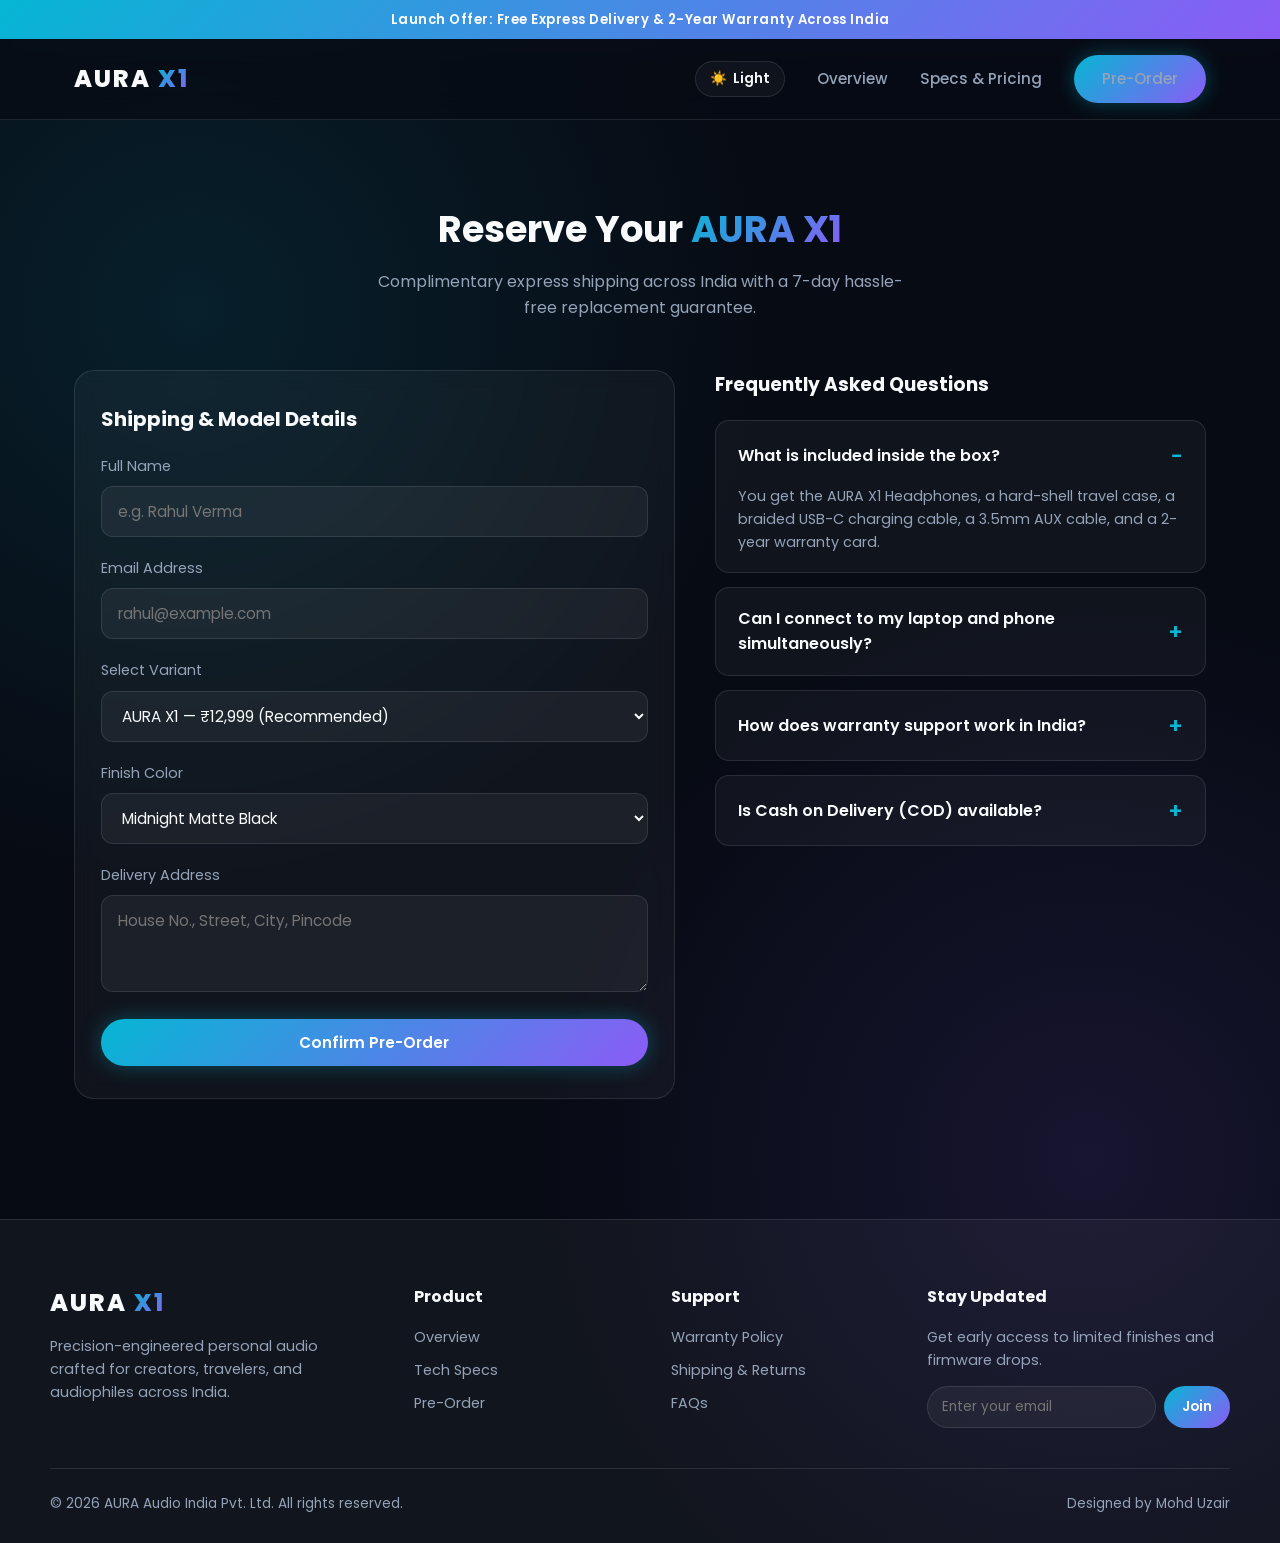
<file: order.html>
<!DOCTYPE html>
<html lang="en">

<head>
    <meta charset="UTF-8">
    <meta name="viewport" content="width=device-width, initial-scale=1.0">
    <title>Pre-Order | AURA X1</title>
    <link rel="stylesheet" href="css/style.css">
</head>

<body>
    <!-- Top Announcement Strip -->
    <div class="announcement-bar">
        Launch Offer: Free Express Delivery &amp; 2-Year Warranty Across India
    </div>
    <header>
        <nav>
            <a href="index.html" class="logo">AURA <span>X1</span></a>
            <input type="checkbox" id="menu-toggle" class="menu-checkbox">
            <label for="menu-toggle" class="hamburger" aria-label="Toggle menu">&#9776;</label>
            <ul class="nav-links">
                <li>
                    <input type="checkbox" id="theme-toggle" class="theme-checkbox">
                    <label for="theme-toggle" class="theme-label">☀️</label>
                </li>
                <li><a href="index.html">Overview</a></li>
                <li><a href="specs.html">Specs & Pricing</a></li>
                <li><a href="order.html" class="btn btn-primary">Pre-Order</a></li>
            </ul>
        </nav>
    </header>

    <main class="container">
        <div class="section-title">
            <h2>Reserve Your <span class="gradient-text">AURA X1</span></h2>
            <p>Complimentary express shipping across India with a 7-day hassle-free replacement guarantee.</p>
        </div>

        <div class="order-grid">
            <!-- Pre-Order Form -->
            <div class="card">
                <h3 style="margin-bottom: 20px;">Shipping & Model Details</h3>
                <form action="#order-success" method="get">
                    <div class="form-group">
                        <label for="fullname">Full Name</label>
                        <input type="text" id="fullname" name="fullname" placeholder="e.g. Rahul Verma" required>
                    </div>

                    <div class="form-group">
                        <label for="email">Email Address</label>
                        <input type="email" id="email" name="email" placeholder="rahul@example.com" required>
                    </div>

                    <div class="form-group">
                        <label for="model">Select Variant</label>
                        <select id="model" name="model">
                            <option value="lite">AURA Lite — ₹7,999</option>
                            <option value="x1" selected>AURA X1 — ₹12,999 (Recommended)</option>
                            <option value="studio">AURA X1 Studio — ₹18,499</option>
                        </select>
                    </div>

                    <div class="form-group">
                        <label for="color">Finish Color</label>
                        <select id="color" name="color">
                            <option value="midnight">Midnight Matte Black</option>
                            <option value="silver">Arctic Titanium Silver</option>
                            <option value="cobalt">Deep Cobalt Blue</option>
                        </select>
                    </div>

                    <div class="form-group">
                        <label for="address">Delivery Address</label>
                        <textarea id="address" name="address" rows="3" placeholder="House No., Street, City, Pincode"
                            required></textarea>
                    </div>

                    <button type="submit" class="btn btn-primary" style="width: 100%;">Confirm Pre-Order</button>
                </form>
            </div>


            <!-- Interactive FAQ -->
            <div>
                <h3 style="margin-bottom: 20px;">Frequently Asked Questions</h3>

                <details open>
                    <summary>What is included inside the box?</summary>
                    <p>You get the AURA X1 Headphones, a hard-shell travel case, a braided USB-C charging cable, a 3.5mm
                        AUX cable, and a 2-year warranty card.</p>
                </details>

                <details>
                    <summary>Can I connect to my laptop and phone simultaneously?</summary>
                    <p>Yes. Bluetooth 5.4 Dual-Device multipoint pairing lets you switch seamlessly between your laptop
                        and smartphone without reconnecting.</p>
                </details>

                <details>
                    <summary>How does warranty support work in India?</summary>
                    <p>We offer doorstep pickup and authorized service center support across 40+ major Indian cities for
                        2 full years.</p>
                </details>

                <details>
                    <summary>Is Cash on Delivery (COD) available?</summary>
                    <p>Yes, we support UPI, Credit/Debit Cards, Net Banking, and Cash on Delivery at checkout.</p>
                </details>
            </div>
        </div>
    </main>

    <!-- Official Business Footer -->
    <footer class="site-footer">
        <div class="footer-grid">
            <div class="footer-col">
                <a href="index.html" class="logo">AURA <span>X1</span></a>
                <p>Precision-engineered personal audio crafted for creators, travelers, and audiophiles across India.
                </p>
            </div>

            <div class="footer-col">
                <h4>Product</h4>
                <ul>
                    <li><a href="index.html">Overview</a></li>
                    <li><a href="specs.html">Tech Specs</a></li>
                    <li><a href="order.html">Pre-Order</a></li>
                </ul>
            </div>

            <div class="footer-col">
                <h4>Support</h4>
                <ul>
                    <li><a href="order.html">Warranty Policy</a></li>
                    <li><a href="order.html">Shipping & Returns</a></li>
                    <li><a href="order.html">FAQs</a></li>
                </ul>
            </div>

            <div class="footer-col">
                <h4>Stay Updated</h4>
                <p>Get early access to limited finishes and firmware drops.</p>
                <form class="newsletter-form" action="#">
                    <input type="email" placeholder="Enter your email" required>
                    <button type="submit">Join</button>
                </form>
            </div>
        </div>

        <div class="footer-bottom">
            <span>&copy; 2026 AURA Audio India Pvt. Ltd. All rights reserved.</span>
            <span>Designed by Mohd Uzair  </span>
        </div>
    </footer>
    <!-- Order Success Model -->
    <div id="order-success" class="modal-overlay">
        <div class="modal-box">
            <div class="modal-icon">&#10003;</div>
            <h3>Order Reserved!</h3>
            <p>Thank you for pre-ordering the AURA X1. A confirmation email with your tracking details will arrive
                shortly.</p>
            <a href="#" class="btn btn-primary">Done</a>
        </div>
    </div>
</body>

</html>
</file>
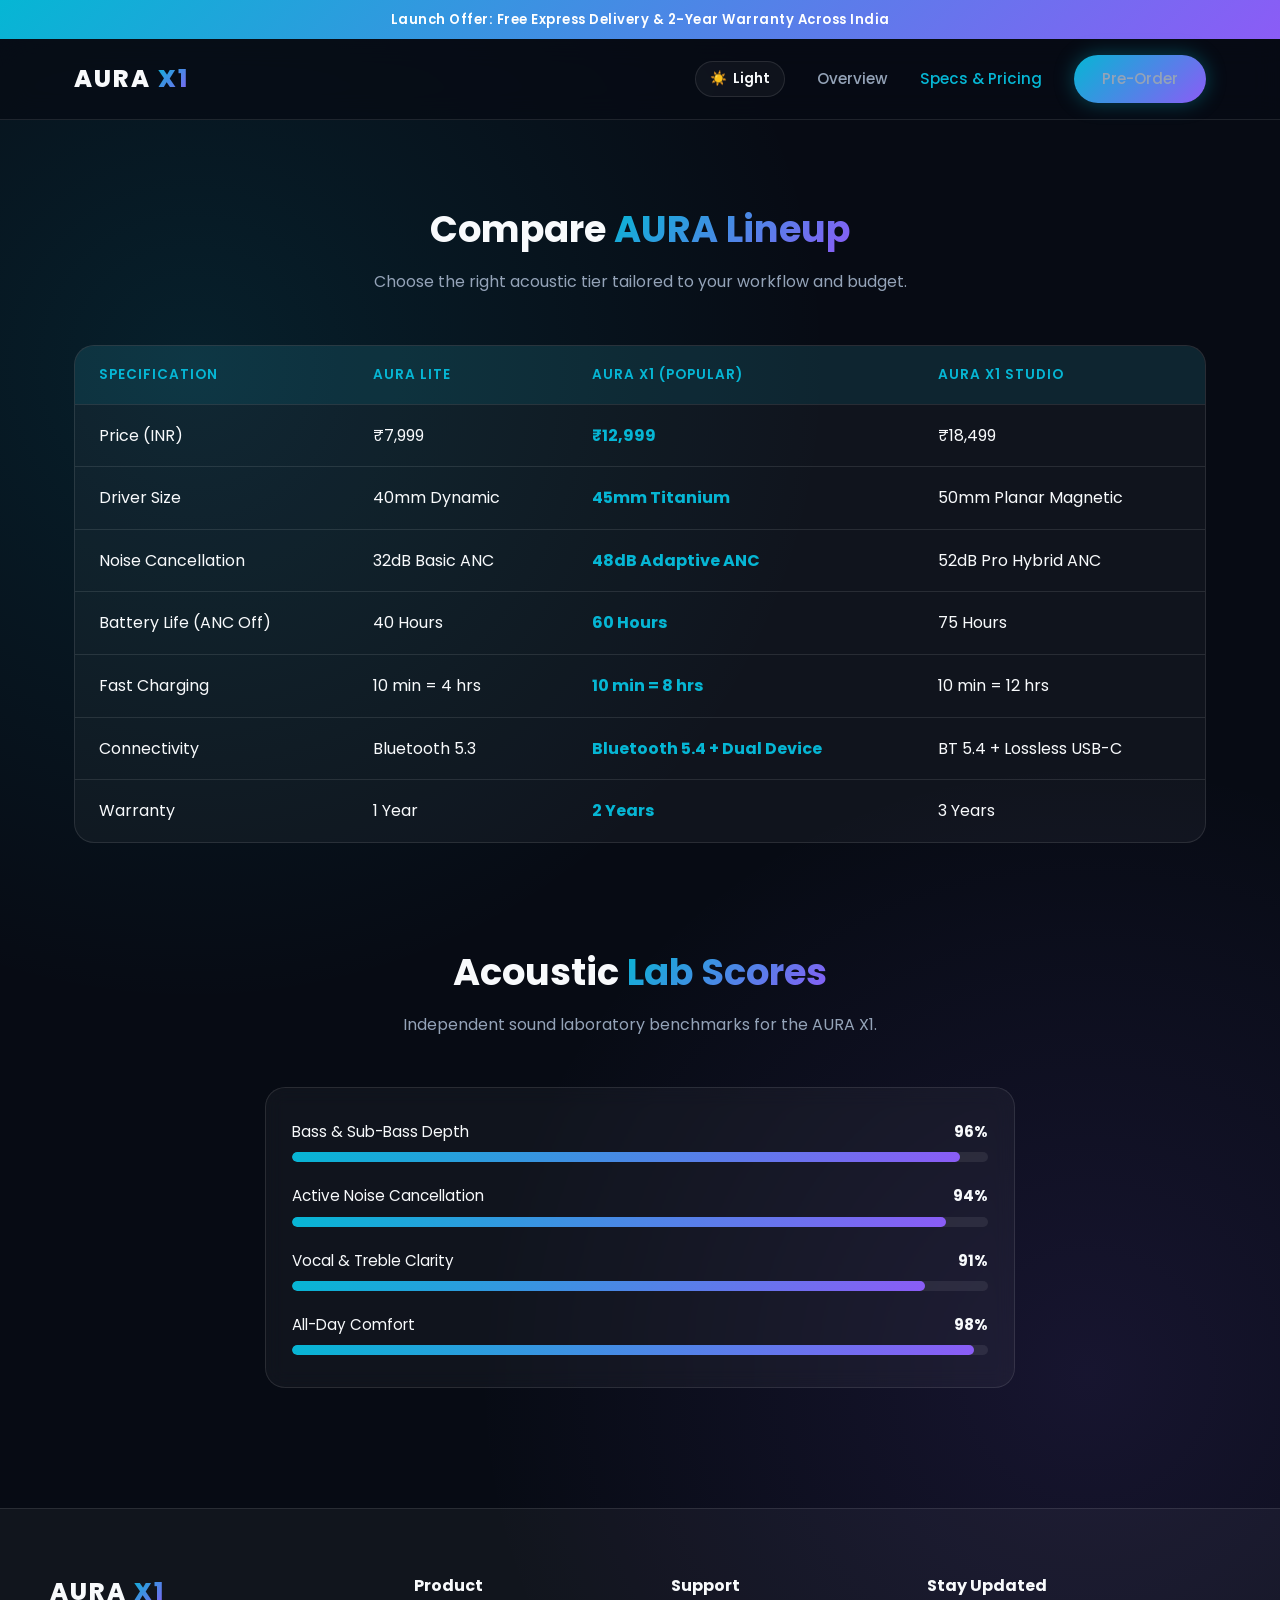
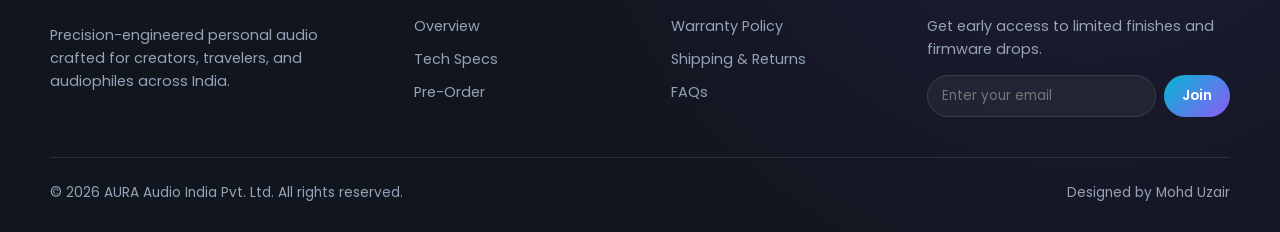
<file: specs.html>
<!DOCTYPE html>
<html lang="en">

<head>
    <meta charset="UTF-8">
    <meta name="viewport" content="width=device-width, initial-scale=1.0">
    <title>Specs & Pricing | AURA X1</title>
    <link rel="stylesheet" href="css/style.css">
</head>

<body>
    <!-- Top Announcement Strip -->
    <div class="announcement-bar">
        Launch Offer: Free Express Delivery &amp; 2-Year Warranty Across India
    </div>
    <header>
        <nav>
            <a href="index.html" class="logo">AURA <span>X1</span></a>
            <input type="checkbox" id="menu-toggle" class="menu-checkbox">
            <label for="menu-toggle" class="hamburger" aria-label="Toggle menu">&#9776;</label>
            <ul class="nav-links">
                <li>
                    <input type="checkbox" id="theme-toggle" class="theme-checkbox">
                    <label for="theme-toggle" class="theme-label">☀️</label>
                </li>
                <li><a href="index.html">Overview</a></li>
                <li><a href="specs.html" class="active">Specs & Pricing</a></li>
                <li><a href="order.html" class="btn btn-primary">Pre-Order</a></li>
            </ul>
        </nav>
    </header>

    <main>
        <!-- Model Comparison Table -->
        <section class="container">
            <div class="section-title">
                <h2>Compare <span class="gradient-text">AURA Lineup</span></h2>
                <p>Choose the right acoustic tier tailored to your workflow and budget.</p>
            </div>

            <div class="table-wrapper">
                <table>
                    <thead>
                        <tr>
                            <th>Specification</th>
                            <th>AURA Lite</th>
                            <th>AURA X1 (Popular)</th>
                            <th>AURA X1 Studio</th>
                        </tr>
                    </thead>
                    <tbody>
                        <tr>
                            <td>Price (INR)</td>
                            <td>₹7,999</td>
                            <td class="highlight-col">₹12,999</td>
                            <td>₹18,499</td>
                        </tr>
                        <tr>
                            <td>Driver Size</td>
                            <td>40mm Dynamic</td>
                            <td class="highlight-col">45mm Titanium</td>
                            <td>50mm Planar Magnetic</td>
                        </tr>
                        <tr>
                            <td>Noise Cancellation</td>
                            <td>32dB Basic ANC</td>
                            <td class="highlight-col">48dB Adaptive ANC</td>
                            <td>52dB Pro Hybrid ANC</td>
                        </tr>
                        <tr>
                            <td>Battery Life (ANC Off)</td>
                            <td>40 Hours</td>
                            <td class="highlight-col">60 Hours</td>
                            <td>75 Hours</td>
                        </tr>
                        <tr>
                            <td>Fast Charging</td>
                            <td>10 min = 4 hrs</td>
                            <td class="highlight-col">10 min = 8 hrs</td>
                            <td>10 min = 12 hrs</td>
                        </tr>
                        <tr>
                            <td>Connectivity</td>
                            <td>Bluetooth 5.3</td>
                            <td class="highlight-col">Bluetooth 5.4 + Dual Device</td>
                            <td>BT 5.4 + Lossless USB-C</td>
                        </tr>
                        <tr>
                            <td>Warranty</td>
                            <td>1 Year</td>
                            <td class="highlight-col">2 Years</td>
                            <td>3 Years</td>
                        </tr>
                    </tbody>
                </table>
            </div>
        </section>

        <!-- Acoustic Rating Bars -->
        <section class="container" style="padding-top: 20px;">
            <div class="section-title">
                <h2>Acoustic <span class="gradient-text">Lab Scores</span></h2>
                <p>Independent sound laboratory benchmarks for the AURA X1.</p>
            </div>

            <div class="card rating-box">
                <div class="bar-item">
                    <div class="bar-label">
                        <span>Bass & Sub-Bass Depth</span>
                        <strong>96%</strong>
                    </div>
                    <div class="bar-bg">
                        <div class="bar-fill" style="width: 96%;"></div>
                    </div>
                </div>

                <div class="bar-item">
                    <div class="bar-label">
                        <span>Active Noise Cancellation</span>
                        <strong>94%</strong>
                    </div>
                    <div class="bar-bg">
                        <div class="bar-fill" style="width: 94%;"></div>
                    </div>
                </div>

                <div class="bar-item">
                    <div class="bar-label">
                        <span>Vocal & Treble Clarity</span>
                        <strong>91%</strong>
                    </div>
                    <div class="bar-bg">
                        <div class="bar-fill" style="width: 91%;"></div>
                    </div>
                </div>

                <div class="bar-item" style="margin-bottom: 0;">
                    <div class="bar-label">
                        <span>All-Day Comfort</span>
                        <strong>98%</strong>
                    </div>
                    <div class="bar-bg">
                        <div class="bar-fill" style="width: 98%;"></div>
                    </div>
                </div>
            </div>
        </section>
    </main>

    <!-- Official Business Footer -->
    <footer class="site-footer">
        <div class="footer-grid">
            <div class="footer-col">
                <a href="index.html" class="logo">AURA <span>X1</span></a>
                <p>Precision-engineered personal audio crafted for creators, travelers, and audiophiles across India.
                </p>
            </div>

            <div class="footer-col">
                <h4>Product</h4>
                <ul>
                    <li><a href="index.html">Overview</a></li>
                    <li><a href="specs.html">Tech Specs</a></li>
                    <li><a href="order.html">Pre-Order</a></li>
                </ul>
            </div>

            <div class="footer-col">
                <h4>Support</h4>
                <ul>
                    <li><a href="order.html">Warranty Policy</a></li>
                    <li><a href="order.html">Shipping & Returns</a></li>
                    <li><a href="order.html">FAQs</a></li>
                </ul>
            </div>

            <div class="footer-col">
                <h4>Stay Updated</h4>
                <p>Get early access to limited finishes and firmware drops.</p>
                <form class="newsletter-form" action="#">
                    <input type="email" placeholder="Enter your email" required>
                    <button type="submit">Join</button>
                </form>
            </div>
        </div>

        <div class="footer-bottom">
            <span>&copy; 2026 AURA Audio India Pvt. Ltd. All rights reserved.</span>
            <span>Designed by Mohd Uzair </span>
        </div>
    </footer>

</body>

</html>
</file>
<file: css/style.css>
/*  GOOGLE FONT & RESET */
@import url('https://fonts.googleapis.com/css2?family=Poppins:wght@300;400;600;700;800&display=swap');

:root {
  --bg-dark: #070b14;
  --bg-card: rgba(255, 255, 255, 0.04);
  --border-glass: rgba(255, 255, 255, 0.1);
  --primary: #06b6d4;
  --secondary: #8b5cf6;
  --text-main: #f8fafc;
  --text-muted: #94a3b8;
  --gradient: linear-gradient(135deg, #06b6d4, #8b5cf6);
}

* {
  margin: 0;
  padding: 0;
  box-sizing: border-box;
  font-family: 'Poppins', 'Segoe UI', sans-serif;
}

html {
  scroll-behavior: smooth;
}

body {
  background-color: var(--bg-dark);
  color: var(--text-main);
  line-height: 1.6;
  overflow-x: hidden;
  background-image:
    radial-gradient(circle at 15% 20%, rgba(6, 182, 212, 0.12), transparent 35%),
    radial-gradient(circle at 85% 75%, rgba(139, 92, 246, 0.12), transparent 35%);
}

/*  NAVBAR (GLASSMORPHISM)  */
header {
  position: sticky;
  top: 0;
  z-index: 100;
  background: rgba(7, 11, 20, 0.75);
  backdrop-filter: blur(14px);
  border-bottom: 1px solid var(--border-glass);
}

nav {
  max-width: 1180px;
  margin: auto;
  padding: 16px 24px;
  display: flex;
  justify-content: space-between;
  align-items: center;
}

.logo {
  font-size: 1.5rem;
  font-weight: 800;
  letter-spacing: 2px;
  text-decoration: none;
  color: var(--text-main);
}

.logo span {
  background: var(--gradient);
  -webkit-background-clip: text;
  background-clip: text;
  color: transparent;
}

.nav-links {
  list-style: none;
  display: flex;
  gap: 32px;
  align-items: center;
}

.nav-links a {
  text-decoration: none;
  color: var(--text-muted);
  font-weight: 500;
  font-size: 0.95rem;
  transition: color 0.3s ease;
}

.nav-links a:hover,
.nav-links a.active {
  color: var(--primary);
}

/*  BUTTONS */
.btn {
  display: inline-block;
  padding: 12px 28px;
  border-radius: 50px;
  text-decoration: none;
  font-weight: 600;
  font-size: 0.95rem;
  transition: all 0.3s ease;
  cursor: pointer;
  border: none;
}

.btn-primary {
  background: var(--gradient);
  color: #fff;
  box-shadow: 0 0 20px rgba(6, 182, 212, 0.35);
}

.btn-primary:hover {
  transform: translateY(-3px);
  box-shadow: 0 0 32px rgba(139, 92, 246, 0.55);
}

.btn-outline {
  background: transparent;
  color: var(--text-main);
  border: 1px solid var(--border-glass);
}

.btn-outline:hover {
  border-color: var(--primary);
  color: var(--primary);
  transform: translateY(-3px);
}

/*  CONTAINER & HEADINGS  */
.container {
  max-width: 1180px;
  margin: auto;
  padding: 80px 24px;
}

.section-title {
  text-align: center;
  margin-bottom: 50px;
}

.section-title h2 {
  font-size: 2.3rem;
  font-weight: 700;
  margin-bottom: 10px;
}

.section-title p {
  color: var(--text-muted);
  max-width: 550px;
  margin: auto;
}

.gradient-text {
  background: var(--gradient);
  -webkit-background-clip: text;
  background-clip: text;
  color: transparent;
}

/*  HERO SECTION  */
.hero {
  display: grid;
  grid-template-columns: 1.1fr 0.9fr;
  align-items: center;
  gap: 50px;
  min-height: 85vh;
  padding-top: 40px;
}

.badge {
  display: inline-block;
  padding: 6px 16px;
  border-radius: 50px;
  background: rgba(6, 182, 212, 0.12);
  border: 1px solid rgba(6, 182, 212, 0.35);
  color: var(--primary);
  font-size: 0.8rem;
  font-weight: 600;
  letter-spacing: 1px;
  margin-bottom: 20px;
}

.hero-text h1 {
  font-size: 3.6rem;
  line-height: 1.12;
  font-weight: 800;
  margin-bottom: 20px;
}

.hero-text p {
  color: var(--text-muted);
  font-size: 1.05rem;
  margin-bottom: 32px;
  max-width: 500px;
}

.hero-btns {
  display: flex;
  gap: 16px;
  flex-wrap: wrap;
}

.hero-stats {
  display: flex;
  gap: 36px;
  margin-top: 45px;
  padding-top: 25px;
  border-top: 1px solid var(--border-glass);
}

.hero-stats h3 {
  font-size: 1.6rem;
  color: var(--primary);
}

.hero-stats span {
  font-size: 0.85rem;
  color: var(--text-muted);
}

.hero-img {
  position: relative;
  display: flex;
  justify-content: center;
  align-items: center;
}

.hero-img::before {
  content: '';
  position: absolute;
  width: 340px;
  height: 340px;
  background: var(--gradient);
  border-radius: 50%;
  filter: blur(95px);
  opacity: 0.35;
  z-index: -1;
}

.hero-img img {
  width: 100%;
  max-width: 440px;
  border-radius: 28px;
  border: 1px solid var(--border-glass);
  box-shadow: 0 25px 60px rgba(0, 0, 0, 0.6);
  animation: float 4.5s ease-in-out infinite;
}

@keyframes float {

  0%,
  100% {
    transform: translateY(0px);
  }

  50% {
    transform: translateY(-16px);
  }
}

/* FEATURES & REVIEWS GRID  */
.grid-3 {
  display: grid;
  grid-template-columns: repeat(3, 1fr);
  gap: 26px;
}

.card {
  background: var(--bg-card);
  border: 1px solid var(--border-glass);
  border-radius: 20px;
  padding: 32px 26px;
  backdrop-filter: blur(10px);
  transition: all 0.35s ease;
}

.card:hover {
  transform: translateY(-8px);
  border-color: rgba(6, 182, 212, 0.5);
  box-shadow: 0 15px 35px rgba(6, 182, 212, 0.12);
}

.card-icon {
  font-size: 2rem;
  margin-bottom: 16px;
  display: inline-block;
}

.card h3 {
  font-size: 1.25rem;
  margin-bottom: 10px;
}

.card p {
  color: var(--text-muted);
  font-size: 0.92rem;
}

.stars {
  color: #fbbf24;
  margin-bottom: 12px;
  font-size: 1rem;
}

.reviewer {
  margin-top: 18px;
  font-weight: 600;
  color: var(--primary);
  font-size: 0.9rem;
}

/*  SPECS & PRICING TABLE */
.table-wrapper {
  overflow-x: auto;
  border-radius: 20px;
  border: 1px solid var(--border-glass);
  background: var(--bg-card);
}

table {
  width: 100%;
  border-collapse: collapse;
  text-align: left;
}

th,
td {
  padding: 18px 24px;
  border-bottom: 1px solid var(--border-glass);
}

th {
  background: rgba(6, 182, 212, 0.1);
  color: var(--primary);
  font-weight: 600;
  text-transform: uppercase;
  font-size: 0.85rem;
  letter-spacing: 1px;
}

tr:last-child td {
  border-bottom: none;
}

tr:hover td {
  background: rgba(255, 255, 255, 0.03);
}

.highlight-col {
  color: var(--primary);
  font-weight: 700;
}

/* Progress Bars for Audio Ratings */
.rating-box {
  max-width: 750px;
  margin: auto;
}

.bar-item {
  margin-bottom: 22px;
}

.bar-label {
  display: flex;
  justify-content: space-between;
  margin-bottom: 8px;
  font-size: 0.95rem;
}

.bar-bg {
  height: 10px;
  background: rgba(255, 255, 255, 0.08);
  border-radius: 50px;
  overflow: hidden;
}

.bar-fill {
  height: 100%;
  background: var(--gradient);
  border-radius: 50px;
}

/*  ORDER FORM & FAQ*/
.order-grid {
  display: grid;
  grid-template-columns: 1.1fr 0.9fr;
  gap: 40px;
  align-items: start;
}

.form-group {
  margin-bottom: 20px;
}

.form-group label {
  display: block;
  margin-bottom: 8px;
  font-size: 0.9rem;
  color: var(--text-muted);
}

.form-group input,
.form-group select,
.form-group textarea {
  width: 100%;
  padding: 13px 16px;
  border-radius: 12px;
  background: rgba(255, 255, 255, 0.05);
  border: 1px solid var(--border-glass);
  color: var(--text-main);
  font-size: 0.95rem;
  outline: none;
  transition: border-color 0.3s;
}

.form-group select option {
  background: #0f172a;
  color: #fff;
}

.form-group input:focus,
.form-group select:focus,
.form-group textarea:focus {
  border-color: var(--primary);
}

/*  FAQ Accordion */
details {
  background: var(--bg-card);
  border: 1px solid var(--border-glass);
  border-radius: 14px;
  padding: 18px 22px;
  margin-bottom: 14px;
  cursor: pointer;
}

summary {
  font-weight: 600;
  color: var(--text-main);
  list-style: none;
  display: flex;
  justify-content: space-between;
  align-items: center;
}

summary::after {
  content: '+';
  font-size: 1.3rem;
  color: var(--primary);
}

details[open] summary::after {
  content: '−';
}

details p {
  margin-top: 12px;
  color: var(--text-muted);
  font-size: 0.9rem;
}

/*  FOOTER  */
footer {
  border-top: 1px solid var(--border-glass);
  padding: 36px 24px;
  text-align: center;
  color: var(--text-muted);
  font-size: 0.9rem;
}

/* RESPONSIVE DESIGN  */
@media (max-width: 850px) {

  .hero,
  .grid-3,
  .order-grid {
    grid-template-columns: 1fr;
  }

  .hero-text h1 {
    font-size: 2.5rem;
  }

  .nav-links {
    gap: 16px;
  }

  .hero {
    text-align: center;
  }

  .hero-btns,
  .hero-stats {
    justify-content: center;
  }
}

/* 
    LIGHT / DARK THEME
    */
.theme-checkbox {
  display: none;
}

.theme-label {
  display: inline-flex;
  align-items: center;
  gap: 6px;
  padding: 6px 14px;
  border-radius: 50px;
  background: var(--bg-card);
  border: 1px solid var(--border-glass);
  color: var(--text-main);
  font-size: 0.85rem;
  font-weight: 600;
  cursor: pointer;
  user-select: none;
  transition: all 0.3s ease;
}

.theme-label:hover {
  border-color: var(--primary);
}

/* Light Mode Variables */
body:has(#theme-toggle:checked) {
  --bg-dark: #f8fafc;
  --bg-card: rgba(255, 255, 255, 0.85);
  --border-glass: rgba(15, 23, 42, 0.12);
  --text-main: #0f172a;
  --text-muted: #475569;
  background-image:
    radial-gradient(circle at 15% 20%, rgba(6, 182, 212, 0.12), transparent 40%),
    radial-gradient(circle at 85% 75%, rgba(139, 92, 246, 0.12), transparent 40%);
}

body:has(#theme-toggle:checked) header {
  background: rgba(248, 250, 252, 0.82);
}

body:has(#theme-toggle:checked) .form-group input,
body:has(#theme-toggle:checked) .form-group select,
body:has(#theme-toggle:checked) .form-group textarea {
  background: #ffffff;
  color: #0f172a;
}

body:has(#theme-toggle:checked) .theme-label::after {
  content: 'Dark';
}

.theme-label::after {
  content: 'Light';
}

/*
    BRAND TRUST BAR
    */
.trust-bar {
  border-top: 1px solid var(--border-glass);
  border-bottom: 1px solid var(--border-glass);
  padding: 28px 24px;
  background: var(--bg-card);
}

.trust-inner {
  max-width: 1180px;
  margin: auto;
  display: flex;
  justify-content: space-around;
  align-items: center;
  flex-wrap: wrap;
  gap: 24px;
}

.trust-brand {
  font-size: 1.1rem;
  font-weight: 800;
  letter-spacing: 3px;
  color: var(--text-muted);
  opacity: 0.7;
  transition: opacity 0.3s;
}

.trust-brand:hover {
  opacity: 1;
  color: var(--primary);
}

/*  COLOR PREVIEW STUDIO
    */
.color-studio {
  display: grid;
  grid-template-columns: 1fr 1fr;
  gap: 48px;
  align-items: center;
}

.color-radio {
  display: none;
}

.preview-stage {
  position: relative;
  height: 380px;
  border-radius: 26px;
  border: 1px solid var(--border-glass);
  background: var(--bg-card);
  display: flex;
  justify-content: center;
  align-items: center;
  overflow: hidden;
}

.preview-item {
  position: absolute;
  inset: 0;
  display: flex;
  flex-direction: column;
  justify-content: center;
  align-items: center;
  padding: 24px;
  opacity: 0;
  transform: scale(0.92);
  transition: all 0.45s ease;
  pointer-events: none;
}

.preview-item img {
  width: 260px;
  height: 260px;
  object-fit: cover;
  border-radius: 20px;
  box-shadow: 0 20px 45px rgba(0, 0, 0, 0.45);
}

.edition-tag {
  margin-top: 16px;
  font-size: 0.9rem;
  font-weight: 600;
  letter-spacing: 1px;
  color: var(--primary);
}

/* Radio Checked States */
#color-midnight:checked~.color-studio .item-midnight,
#color-silver:checked~.color-studio .item-silver,
#color-cobalt:checked~.color-studio .item-cobalt {
  opacity: 1;
  transform: scale(1);
  pointer-events: auto;
}

.swatch-group {
  display: flex;
  gap: 18px;
  margin: 26px 0;
}

.swatch {
  width: 42px;
  height: 42px;
  border-radius: 50%;
  cursor: pointer;
  border: 3px solid transparent;
  transition: transform 0.25s ease, box-shadow 0.25s ease;
}

.swatch:hover {
  transform: scale(1.12);
}

.swatch-midnight {
  background: #111827;
  border-color: #475569;
}

.swatch-silver {
  background: #e2e8f0;
  border-color: #94a3b8;
}

.swatch-cobalt {
  background: #2563eb;
  border-color: #60a5fa;
}

/* Active Ring Highlight */
#color-midnight:checked~.color-studio .swatch-midnight,
#color-silver:checked~.color-studio .swatch-silver,
#color-cobalt:checked~.color-studio .swatch-cobalt {
  box-shadow: 0 0 0 4px var(--bg-dark), 0 0 0 7px var(--primary);
  transform: scale(1.1);
}

@media (max-width: 850px) {
  .color-studio {
    grid-template-columns: 1fr;
  }
}

/* 
  WHAT'S IN THE BOX & OFFICIAL FOOTER
   */
.grid-4 {
  display: grid;
  grid-template-columns: repeat(4, 1fr);
  gap: 20px;
}

.box-item {
  background: var(--bg-card);
  border: 1px solid var(--border-glass);
  border-radius: 18px;
  padding: 26px 20px;
  text-align: center;
  transition: all 0.3s ease;
}

.box-item:hover {
  border-color: var(--primary);
  transform: translateY(-6px);
}

.box-item span {
  font-size: 2rem;
  display: block;
  margin-bottom: 12px;
}

.box-item h4 {
  font-size: 1rem;
  margin-bottom: 6px;
}

.box-item p {
  font-size: 0.82rem;
  color: var(--text-muted);
}

/* Official Multi-Column Footer */
.site-footer {
  border-top: 1px solid var(--border-glass);
  background: var(--bg-card);
  padding: 64px 24px 28px;
  margin-top: 40px;
  text-align: left;
}

.footer-grid {
  max-width: 1180px;
  margin: auto;
  display: grid;
  grid-template-columns: 1.5fr 1fr 1fr 1.4fr;
  gap: 40px;
  padding-bottom: 40px;
  border-bottom: 1px solid var(--border-glass);
}

.footer-col h4 {
  font-size: 1rem;
  margin-bottom: 16px;
  color: var(--text-main);
}

.footer-col p {
  color: var(--text-muted);
  font-size: 0.9rem;
  margin-top: 12px;
}

.footer-col ul {
  list-style: none;
}

.footer-col ul li {
  margin-bottom: 10px;
}

.footer-col ul a {
  text-decoration: none;
  color: var(--text-muted);
  font-size: 0.9rem;
  transition: color 0.3s;
}

.footer-col ul a:hover {
  color: var(--primary);
}

.newsletter-form {
  display: flex;
  gap: 8px;
  margin-top: 14px;
}

.newsletter-form input {
  flex: 1;
  padding: 10px 14px;
  border-radius: 50px;
  border: 1px solid var(--border-glass);
  background: rgba(255, 255, 255, 0.05);
  color: var(--text-main);
  font-size: 0.85rem;
  outline: none;
}

.newsletter-form input:focus {
  border-color: var(--primary);
}

.newsletter-form button {
  padding: 10px 18px;
  border-radius: 50px;
  border: none;
  background: var(--gradient);
  color: #fff;
  font-weight: 600;
  cursor: pointer;
  font-size: 0.85rem;
}

.footer-bottom {
  max-width: 1180px;
  margin: 24px auto 0;
  display: flex;
  justify-content: space-between;
  align-items: center;
  flex-wrap: wrap;
  gap: 12px;
  color: var(--text-muted);
  font-size: 0.85rem;
}

@media (max-width: 850px) {

  .grid-4,
  .footer-grid {
    grid-template-columns: 1fr 1fr;
  }
}

@media (max-width: 550px) {

  .grid-4,
  .footer-grid {
    grid-template-columns: 1fr;
  }
}

/* 
   ANNOUNCEMENT BAR, MOBILE MENU & ORDER MODAL
   */

/* 1. Top Announcement Strip */
.announcement-bar {
  background: var(--gradient);
  color: #ffffff;
  text-align: center;
  padding: 9px 16px;
  font-size: 0.82rem;
  font-weight: 600;
  letter-spacing: 0.5px;
}

/* 2.  Mobile Hamburger Menu */
.menu-checkbox {
  display: none;
}

.hamburger {
  display: none;
  font-size: 1.7rem;
  color: var(--text-main);
  cursor: pointer;
  user-select: none;
  line-height: 1;
}

@media (max-width: 850px) {
  nav {
    flex-wrap: wrap;
  }

  .hamburger {
    display: block;
  }

  .nav-links {
    display: none;
    width: 100%;
    flex-direction: column;
    align-items: flex-start;
    gap: 18px;
    padding: 20px 0 8px;
    margin-top: 14px;
    border-top: 1px solid var(--border-glass);
  }

  #menu-toggle:checked~.nav-links {
    display: flex;
  }
}

/* 3. Order Success Modal (:target) */
.modal-overlay {
  position: fixed;
  inset: 0;
  background: rgba(0, 0, 0, 0.72);
  backdrop-filter: blur(8px);
  display: flex;
  justify-content: center;
  align-items: center;
  padding: 20px;
  z-index: 999;
  opacity: 0;
  visibility: hidden;
  pointer-events: none;
  transition: opacity 0.3s ease, visibility 0.3s ease;
}

.modal-overlay:target {
  opacity: 1;
  visibility: visible;
  pointer-events: auto;
}

.modal-box {
  background: var(--bg-dark);
  border: 1px solid var(--border-glass);
  border-radius: 24px;
  padding: 40px 32px;
  max-width: 420px;
  width: 100%;
  text-align: center;
  box-shadow: 0 25px 60px rgba(0, 0, 0, 0.5);
  transform: scale(0.92);
  transition: transform 0.3s ease;
}

.modal-overlay:target .modal-box {
  transform: scale(1);
}

.modal-icon {
  width: 64px;
  height: 64px;
  margin: 0 auto 20px;
  border-radius: 50%;
  background: var(--gradient);
  color: #ffffff;
  font-size: 2rem;
  font-weight: 700;
  display: flex;
  justify-content: center;
  align-items: center;
  box-shadow: 0 0 25px rgba(6, 182, 212, 0.4);
}

.modal-box h3 {
  font-size: 1.6rem;
  margin-bottom: 10px;
  color: var(--text-main);
}

.modal-box p {
  color: var(--text-muted);
  font-size: 0.92rem;
  margin-bottom: 26px;
}
html,
body {
  overflow-x: clip;
  max-width: 100%;
}

.newsletter-form {
  width: 100%;
  max-width: 100%;
}

.newsletter-form input {
  min-width: 0;
  width: 100%;
}

.hero-stats {
  flex-wrap: wrap;
}

@media (max-width: 550px) {
  .container {
    padding: 56px 18px;
  }

  .hero-img::before {
    width: 240px;
    height: 240px;
  }

  .hero-stats {
    gap: 20px;
  }
}
</file>
